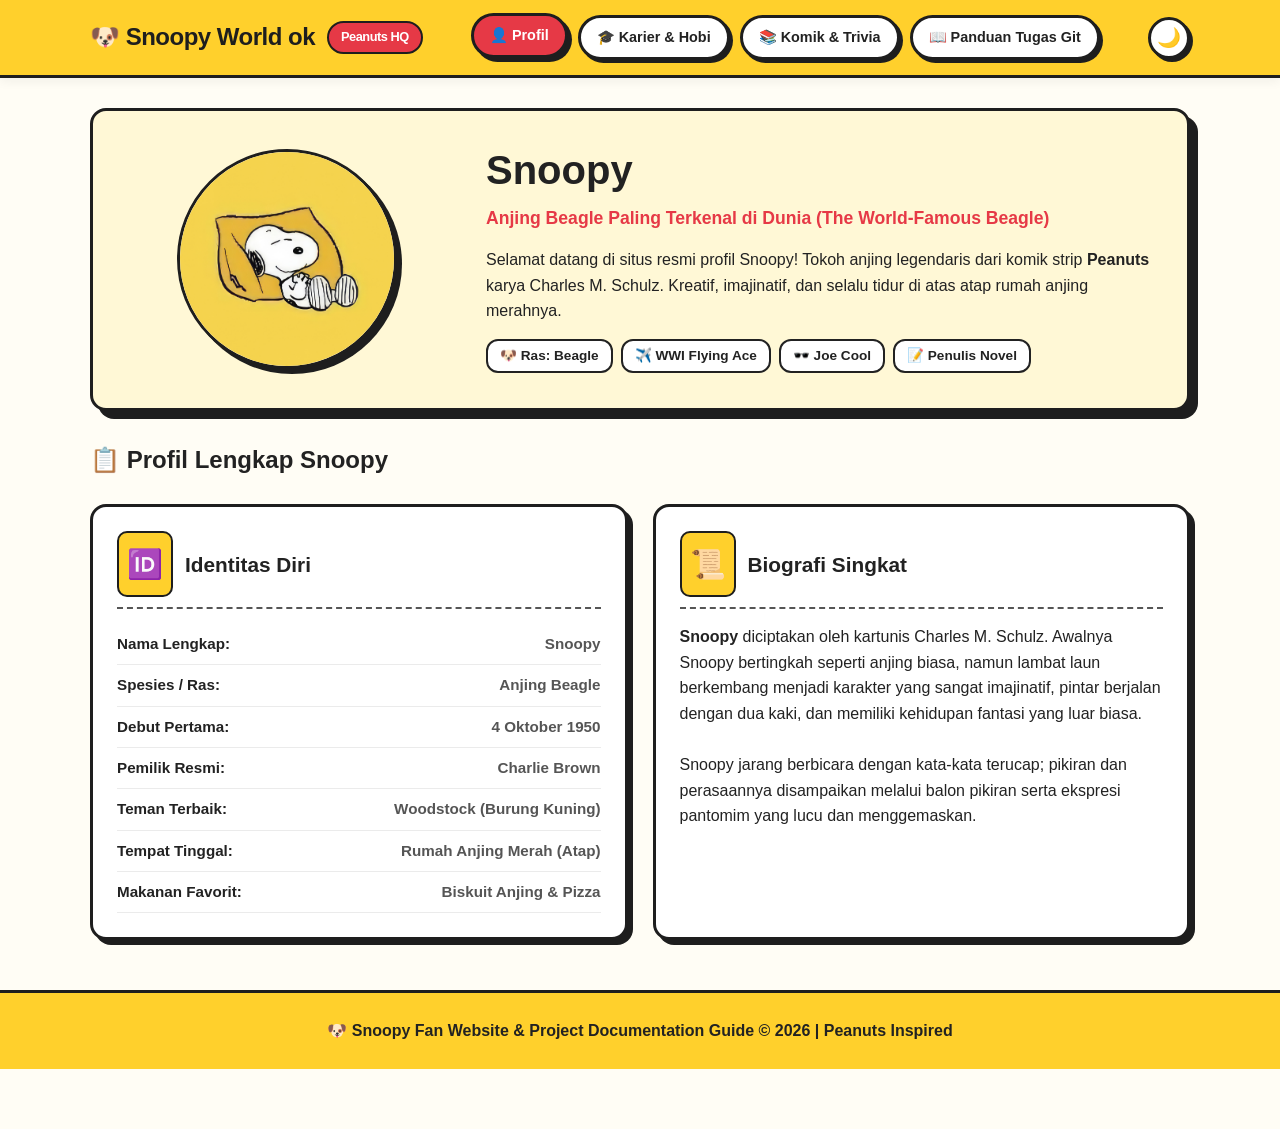
<file: index.html>
<!doctype html>
<html lang="id">
    <head>
        <meta charset="UTF-8" />
        <meta name="viewport" content="width=device-width, initial-scale=1.0" />
        <title>Snoopy - The World Famous Beagle | Official Fan Page & Project Guide</title>
        <link rel="stylesheet" href="css.css" />
    </head>
    <body>
        <header>
            <div class="container nav-wrapper">
                <a href="#" class="brand">
                    🐶 Snoopy World ok
                    <span class="brand-badge">Peanuts HQ</span>
                </a>
                <nav aria-label="Navigasi utama">
                    <ul>
                        <li><a class="nav-btn active" href="profil.html">👤 Profil</a></li>
                        <li><a class="nav-btn" href="karier.html">🎓 Karier & Hobi</a></li>
                        <li><a class="nav-btn" href="komik.html">📚 Komik & Trivia</a></li>
                        <li><a class="nav-btn" href="dokumentasi.html">📖 Panduan Tugas Git</a></li>
                    </ul>
                </nav>
                <button class="theme-toggle" id="themeBtn" title="Ganti Mode Terang/Gelap">
                    🌙
                </button>
            </div>
        </header>

        <div class="container">
            <section class="hero">
                <div class="hero-img-container">
                    <!-- Inline SVG Art for Snoopy on Doghouse -->
                    <div class="snoopy-art">
                        <img
                            src="assets/snoopy.jpg"
                            alt="Snoopy duduk di atas rumah anjing merah"
                            width="120%"
                            height="120%"
                        />
                    </div>
                </div>
                <div class="hero-text">
                    <h1>Snoopy</h1>
                    <div class="subtitle">
                        Anjing Beagle Paling Terkenal di Dunia (The World-Famous Beagle)
                    </div>
                    <p>
                        Selamat datang di situs resmi profil Snoopy! Tokoh anjing legendaris dari
                        komik strip <strong>Peanuts</strong> karya Charles M. Schulz. Kreatif,
                        imajinatif, dan selalu tidur di atas atap rumah anjing merahnya.
                    </p>
                    <div class="badge-list">
                        <span class="chip">🐶 Ras: Beagle</span>
                        <span class="chip">✈️ WWI Flying Ace</span>
                        <span class="chip">🕶️ Joe Cool</span>
                        <span class="chip">📝 Penulis Novel</span>
                    </div>
                </div>
            </section>

            <main>
                <!-- TAB 1: PROFIL -->
                <section id="profil" class="tab-content active">
                    <h2>📋 Profil Lengkap Snoopy</h2>
                    <div class="grid-2">
                        <div class="card">
                            <div class="card-header">
                                <span class="card-icon">🆔</span>
                                <div class="card-title">Identitas Diri</div>
                            </div>
                            <ul class="info-list">
                                <li><strong>Nama Lengkap:</strong> <span>Snoopy</span></li>
                                <li><strong>Spesies / Ras:</strong> <span>Anjing Beagle</span></li>
                                <li><strong>Debut Pertama:</strong> <span>4 Oktober 1950</span></li>
                                <li><strong>Pemilik Resmi:</strong> <span>Charlie Brown</span></li>
                                <li>
                                    <strong>Teman Terbaik:</strong>
                                    <span>Woodstock (Burung Kuning)</span>
                                </li>
                                <li>
                                    <strong>Tempat Tinggal:</strong>
                                    <span>Rumah Anjing Merah (Atap)</span>
                                </li>
                                <li>
                                    <strong>Makanan Favorit:</strong>
                                    <span>Biskuit Anjing & Pizza</span>
                                </li>
                            </ul>
                        </div>

                        <div class="card">
                            <div class="card-header">
                                <span class="card-icon">📜</span>
                                <div class="card-title">Biografi Singkat</div>
                            </div>
                            <p>
                                <strong>Snoopy</strong> diciptakan oleh kartunis Charles M. Schulz.
                                Awalnya Snoopy bertingkah seperti anjing biasa, namun lambat laun
                                berkembang menjadi karakter yang sangat imajinatif, pintar berjalan
                                dengan dua kaki, dan memiliki kehidupan fantasi yang luar biasa.
                            </p>
                            <br />
                            <p>
                                Snoopy jarang berbicara dengan kata-kata terucap; pikiran dan
                                perasaannya disampaikan melalui balon pikiran serta ekspresi
                                pantomim yang lucu dan menggemaskan.
                            </p>
                        </div>
                    </div>
                </section>

                <!-- TAB 2: KARIER & HOBI -->
                <section id="karier" class="tab-content">
                    <h2>🎓 Pendidikan, Pekerjaan & Hobi</h2>
                    <div class="grid-2">
                        <div class="card">
                            <div class="card-header">
                                <span class="card-icon">💼</span>
                                <div class="card-title">Alter-Ego & Pekerjaan</div>
                            </div>

                            <div class="alter-ego-item">
                                <h4>✈️ World War I Flying Ace</h4>
                                <p>
                                    Snoopy membayangkan rumah anjingnya sebagai pesawat tempur
                                    Sopwith Camel untuk bertarung melawan musuh bebuyutannya, Red
                                    Baron.
                                </p>
                            </div>

                            <div class="alter-ego-item">
                                <h4>🕶️ Joe Cool</h4>
                                <p>
                                    Dengan kacamata hitamnya, Snoopy berubah menjadi mahasiswa
                                    kampus yang super keren, santai, dan penuh gaya.
                                </p>
                            </div>

                            <div class="alter-ego-item">
                                <h4>⌨️ Penulis Novel Terkenal</h4>
                                <p>
                                    Duduk di atas rumah anjingnya dengan mesin tik tua, selalu
                                    memulai cerita dengan kalimat ikonik:
                                    <em>"It was a dark and stormy night..."</em>
                                </p>
                            </div>

                            <div class="alter-ego-item">
                                <h4>🐤 Pramuka Beagle (Beagle Scout)</h4>
                                <p>
                                    Pemimpin pasukan penjelajah alam yang beranggota Woodstock dan
                                    teman-teman burung kecil lainnya.
                                </p>
                            </div>
                        </div>

                        <div class="card">
                            <div class="card-header">
                                <span class="card-icon">⚽</span>
                                <div class="card-title">Keahlian & Hobi</div>
                            </div>
                            <ul class="info-list">
                                <li>
                                    <strong>Tidur Nyenyak:</strong>
                                    <span>Ahli tidur di atas atap rumah tanpa jatuh.</span>
                                </li>
                                <li>
                                    <strong>Menari Happy Dance:</strong>
                                    <span>Tarian gembira saat makanan datang.</span>
                                </li>
                                <li>
                                    <strong>Bermain Bisbol:</strong>
                                    <span>Posisi Shortstop di tim Charlie Brown.</span>
                                </li>
                                <li>
                                    <strong>Membaca Buku:</strong>
                                    <span>Membaca "War and Peace" 1 kata per hari.</span>
                                </li>
                                <li>
                                    <strong>Imitasi Karakter:</strong>
                                    <span>Meniru gaya mahluk lain (ular, penguin, hiu).</span>
                                </li>
                            </ul>
                        </div>
                    </div>
                </section>

                <!-- TAB 3: KOMIK & TRIVIA -->
                <section id="komik" class="tab-content">
                    <h2>📚 Komik, Trivia & Kutipan Favorit</h2>

                    <div class="grid-3">
                        <div class="card">
                            <div class="card-header">
                                <span class="card-icon">💡</span>
                                <div class="card-title">Fakta Unik #1</div>
                            </div>
                            <p>
                                Snoopy memiliki 5 saudara kandung: Spike, Belle, Marbles, Olaf, dan
                                Andy!
                            </p>
                        </div>

                        <div class="card">
                            <div class="card-header">
                                <span class="card-icon">🚀</span>
                                <div class="card-title">Fakta Unik #2</div>
                            </div>
                            <p>
                                Snoopy menjadi maskot resmi keselamatan penerbangan NASA (Silver
                                Snoopy Award).
                            </p>
                        </div>

                        <div class="card">
                            <div class="card-header">
                                <span class="card-icon">⭐</span>
                                <div class="card-title">Fakta Unik #3</div>
                            </div>
                            <p>
                                Snoopy memiliki bintang sendiri di Hollywood Walk of Fame di Los
                                Angeles!
                            </p>
                        </div>
                    </div>

                    <div class="card" style="margin-top: 25px">
                        <div class="card-header">
                            <span class="card-icon">💬</span>
                            <div class="card-title">Generator Kutipan Bijak Snoopy</div>
                        </div>
                        <p>
                            Klik tombol di bawah untuk mendengarkan filosofi hidup santai ala
                            Snoopy!
                        </p>
                        <div class="quote-box" id="quoteDisplay">
                            "Be yourself. No one can ever tell you you're doing it wrong."
                        </div>
                        <div style="text-align: center">
                            <button class="btn-action" onclick="generateQuote()">
                                ✨ Acak Kutipan Snoopy
                            </button>
                        </div>
                    </div>
                </section>

                <!-- TAB 4: DOKUMENTASI & PANDUAN TUGAS INFORMATIKA -->
                <section id="dokumentasi" class="tab-content">
                    <h2>📖 Panduan Lengkap Dokumentasi Tugas Informatika</h2>
                    <p style="margin-bottom: 20px">
                        Gunakan panduan terstruktur di bawah ini untuk mengisi
                        <strong>Buku Catatan Informatika</strong> kamu secara lengkap dan rapi!
                    </p>

                    <!-- SECTION 1: IDE DAN TUJUAN -->
                    <div class="doc-section">
                        <h3><span class="step-number">1</span> Ide dan Tujuan Website</h3>
                        <p>
                            <strong>Ide Utama:</strong> Membuat website fan-page interaktif bertema
                            karakter ikonik "Snoopy" dari komik Peanuts yang responsif, rapi, dan
                            informatif.
                        </p>
                        <p><strong>Tujuan Proyek:</strong></p>
                        <ul>
                            <li>Mengaplikasikan struktur HTML dasar (semantic markup).</li>
                            <li>
                                Menerapkan styling CSS Native (Flexbox, Grid, CSS Variables, dan
                                Comic Theme).
                            </li>
                            <li>
                                Melatih workflow kontrol versi menggunakan Git dan repository
                                GitHub.
                            </li>
                            <li>
                                Mempublikasikan website secara online menggunakan fitur GitHub
                                Pages.
                            </li>
                        </ul>
                    </div>

                    <!-- SECTION 2: STRUKTUR HTML & CSS -->
                    <div class="doc-section">
                        <h3><span class="step-number">2</span> Struktur HTML & CSS Native</h3>
                        <p>
                            Website dibuat menggunakan beberapa file HTML, satu CSS eksternal, dan
                            folder aset terpisah dengan kombinasi elemen sebagai berikut:
                        </p>
                        <table class="table-custom">
                            <thead>
                                <tr>
                                    <th>Komponen</th>
                                    <th>Elemen / Metode</th>
                                    <th>Fungsi</th>
                                </tr>
                            </thead>
                            <tbody>
                                <tr>
                                    <td>Header & Nav</td>
                                    <td>
                                        <code>&lt;header&gt;</code>, <code>&lt;nav&gt;</code>,
                                        <code>&lt;button&gt;</code>
                                    </td>
                                    <td>Menu navigasi tab interaktif dan tombol ubah tema.</td>
                                </tr>
                                <tr>
                                    <td>Hero Section</td>
                                    <td>
                                        <code>&lt;section class="hero"&gt;</code> + gambar lokal
                                    </td>
                                    <td>
                                        Banner utama dengan ilustrasi visual Snoopy & deskripsi
                                        singkat.
                                    </td>
                                </tr>
                                <tr>
                                    <td>Konten Utama</td>
                                    <td>
                                        <code>&lt;main&gt;</code>, <code>&lt;article&gt;</code>, CSS
                                        Grid
                                    </td>
                                    <td>Menampilkan biodata, alter-ego, hobi, dan fakta trivia.</td>
                                </tr>
                                <tr>
                                    <td>Styling</td>
                                    <td>CSS Native (Variables, Flexbox, Keyframes)</td>
                                    <td>
                                        Desain gaya komik Peanuts (kuning, merah, outline tegas).
                                    </td>
                                </tr>
                            </tbody>
                        </table>
                    </div>

                    <!-- SECTION 3: LANGKAH REPOSITORY GITHUB -->
                    <div class="doc-section">
                        <h3>
                            <span class="step-number">3</span> Langkah Membuat Repository &
                            Menghubungkan Project
                        </h3>
                        <ol style="margin-left: 20px; line-height: 1.8">
                            <li>
                                Buka akun <strong>GitHub.com</strong> dan klik tombol
                                <strong>New Repository</strong>.
                            </li>
                            <li>
                                Beri nama repo: <code>website-snoopy</code> (Pilih Public, centang
                                Add README file jika perlu).
                            </li>
                            <li>Buka aplikasi <strong>VS Code</strong> di komputer Anda.</li>
                            <li>
                                Buka folder proyek tempat file <code>index.html</code> disimpan.
                            </li>
                            <li>
                                Buka Terminal di VS Code (<code>Ctrl + ~</code>) lalu jalankan
                                perintah berikut:
                            </li>
                        </ol>

                        <div class="code-panel">
                            <button class="copy-btn" onclick="copyCode(this)">Copy</button>
                            <pre>
git init
git remote add origin https://github.com/USERNAME_KAMU/website-snoopy.git
git branch -M main</pre
                            >
                        </div>
                    </div>

                    <!-- SECTION 4: PROSES ADD, COMMIT, PUSH -->
                    <div class="doc-section">
                        <h3>
                            <span class="step-number">4</span> Proses Git Workflow (Add → Commit →
                            Push)
                        </h3>
                        <p>
                            Setiap ada perubahan kode pada file <code>index.html</code>, jalankan
                            langkah berikut di terminal:
                        </p>

                        <div class="code-panel">
                            <button class="copy-btn" onclick="copyCode(this)">Copy</button>
                            <pre>
# 1. Menambahkan seluruh perubahan file ke Staging Area
git add .

# 2. Menyimpan checkpoint/snapshot dengan pesan yang jelas
git commit -m "Menambahkan halaman profil dan panduan dokumentasi Snoopy"

# 3. Mengirimkan kode dari komputer lokal ke server GitHub
git push -u origin main</pre
                            >
                        </div>
                    </div>

                    <!-- SECTION 5: PENJELASAN PUSH VS PULL -->
                    <div class="doc-section">
                        <h3>
                            <span class="step-number">5</span> Penjelasan Push dan Pull (Penting!)
                        </h3>
                        <table class="table-custom">
                            <thead>
                                <tr>
                                    <th>Istilah</th>
                                    <th>Arah Transfer Data</th>
                                    <th>Penjelasan Ringkas</th>
                                </tr>
                            </thead>
                            <tbody>
                                <tr>
                                    <td><strong>Git PUSH</strong></td>
                                    <td>💻 Komputer → ☁️ GitHub</td>
                                    <td>
                                        Mengunggah (upload) commit terbaru dari komputer lokal ke
                                        repository GitHub online.
                                    </td>
                                </tr>
                                <tr>
                                    <td><strong>Git PULL</strong></td>
                                    <td>☁️ GitHub → 💻 Komputer</td>
                                    <td>
                                        Mengunduh (download) dan menggabungkan update terbaru dari
                                        repository GitHub ke komputer lokal.
                                    </td>
                                </tr>
                            </tbody>
                        </table>
                    </div>

                    <!-- SECTION 6: GITHUB PAGES SETUP -->
                    <div class="doc-section">
                        <h3><span class="step-number">6</span> Proses Mengaktifkan GitHub Pages</h3>
                        <ol style="margin-left: 20px; line-height: 1.8">
                            <li>
                                Masuk ke repository <code>website-snoopy</code> di halaman web
                                GitHub.
                            </li>
                            <li>
                                Klik menu <strong>Settings</strong> (ikon roda gigi di bagian atas).
                            </li>
                            <li>Pada menu samping kiri, klik tab <strong>Pages</strong>.</li>
                            <li>
                                Pada bagian <em>Build and deployment / Branch</em>, ubah pilihan
                                dari <code>None</code> menjadi <code>main</code>.
                            </li>
                            <li>Klik tombol <strong>Save</strong>.</li>
                            <li>
                                Tunggu 1–3 menit hingga muncul tautan publik seperti: <br /><code
                                    >https://USERNAME_KAMU.github.io/website-snoopy/</code
                                >
                            </li>
                        </ol>
                    </div>

                    <!-- SECTION 7: EDIT & RE-PUSH WORKFLOW -->
                    <div class="doc-section">
                        <h3><span class="step-number">7</span> Proses Edit Kode & Re-Push</h3>
                        <p>Jika ada perbaikan atau pembaruan isi website di VS Code:</p>
                        <ol style="margin-left: 20px; line-height: 1.8">
                            <li>
                                Edit file <code>index.html</code> di VS Code lalu simpan (<code
                                    >Ctrl + S</code
                                >).
                            </li>
                            <li>Buka Terminal VS Code.</li>
                            <li>Jalankan kombinasi perintah:</li>
                        </ol>
                        <div class="code-panel">
                            <button class="copy-btn" onclick="copyCode(this)">Copy</button>
                            <pre>
git add .
git commit -m "Update perbaikan styling dan penambahan trivia Snoopy"
git push origin main</pre
                            >
                        </div>
                        <p>Halaman GitHub Pages akan otomatis diperbarui dalam beberapa saat.</p>
                    </div>

                    <!-- SECTION 8: KENDALA DAN SOLUSI -->
                    <div class="doc-section">
                        <h3>
                            <span class="step-number">8</span> Kendala yang Ditemukan & Solusinya
                        </h3>
                        <table class="table-custom">
                            <thead>
                                <tr>
                                    <th>No</th>
                                    <th>Kendala / Error</th>
                                    <th>Solusi / Cara Mengatasi</th>
                                </tr>
                            </thead>
                            <tbody>
                                <tr>
                                    <td>1</td>
                                    <td>Error <code>fatal: remote origin already exists</code></td>
                                    <td>
                                        Gunakan perintah <code>git remote remove origin</code> lalu
                                        tambahkan ulang link yang benar.
                                    </td>
                                </tr>
                                <tr>
                                    2
                                    <td>Tampilan GitHub Pages 404 Not Found</td>
                                    <td>
                                        Pastikan file utama bernama <code>index.html</code> (huruf
                                        kecil semua) dan berada di root folder.
                                    </td>
                                </tr>
                                <tr>
                                    3
                                    <td>Perubahan tidak muncul di GitHub Pages</td>
                                    <td>
                                        Lakukan Hard Refresh browser (<code>Ctrl + F5</code>) atau
                                        bersihkan cache browser.
                                    </td>
                                </tr>
                            </tbody>
                        </table>
                    </div>

                    <!-- SECTION 9: KESIMPULAN / REFLEKSI -->
                    <div class="doc-section">
                        <h3><span class="step-number">9</span> Kesimpulan & Refleksi Belajar</h3>
                        <p>
                            Melalui pengerjaan tugas proyek pembuatan website Snoopy ini, saya telah
                            mempelajari:
                        </p>
                        <ul style="margin-left: 20px; line-height: 1.8">
                            <li>
                                Cara merancang layout web bertema unik menggunakan HTML dan CSS
                                Native modern.
                            </li>
                            <li>
                                Pentingnya kontrol versi menggunakan Git untuk mencatat setiap
                                tahapan perkembangan proyek secara terstruktur.
                            </li>
                            <li>
                                Cara memanfaatkan GitHub dan GitHub Pages untuk melakukan publikasi
                                karya secara terbuka dan profesional.
                            </li>
                        </ul>
                    </div>
                </section>
            </main>
        </div>

        <!-- Notification Toast -->
        <div id="toast" class="toast">Kode berhasil disalin!</div>

        <!-- Footer -->
        <footer>
            <div class="container">
                <p>
                    🐶 Snoopy Fan Website & Project Documentation Guide &copy; 2026 | Peanuts
                    Inspired
                </p>
            </div>
        </footer>

        <script>
            /* Tab Switching Logic */
            function switchTab(tabId) {
                // Hide all tabs
                const tabs = document.querySelectorAll('.tab-content');
                tabs.forEach((tab) => tab.classList.remove('active'));

                // Remove active style from all nav buttons
                const buttons = document.querySelectorAll('.nav-btn');
                buttons.forEach((btn) => btn.classList.remove('active'));

                // Show selected tab
                const targetTab = document.getElementById(tabId);
                if (targetTab) {
                    targetTab.classList.add('active');
                }

                // Highlight active button
                event.currentTarget.classList.add('active');
                window.scrollTo({ top: 0, behavior: 'smooth' });
            }

            /* Dark / Light Theme Toggle */
            const themeBtn = document.getElementById('themeBtn');
            let isDark = false;

            themeBtn.addEventListener('click', () => {
                isDark = !isDark;
                if (isDark) {
                    document.body.setAttribute('data-theme', 'dark');
                    themeBtn.textContent = '☀️';
                } else {
                    document.body.removeAttribute('data-theme');
                    themeBtn.textContent = '🌙';
                }
                showToast(isDark ? 'Mode Gelap Aktif' : 'Mode Terang Aktif');
            });

            /* Snoopy Quotes Generator */
            const snoopyQuotes = [
                '"Be yourself. No one can ever tell you you\'re doing it wrong."',
                '"It was a dark and stormy night..."',
                '"Keep looking up... that\'s the secret of life!"',
                '"My life has no purpose, no direction, no aim, no meaning, and yet I\'m happy!"',
                "\"Yesterday I was a dog. Today I'm a dog. Tomorrow I'll probably still be a dog. Sigh! There's so little hope for advancement.\"",
                '"Never forget to dance like nobody is watching!"',
                '"I think I\'m allergic to mornings."',
            ];

            function generateQuote() {
                const display = document.getElementById('quoteDisplay');
                const randomIndex = Math.floor(Math.random() * snoopyQuotes.length);

                // Subtle animation effect
                display.style.opacity = '0';
                setTimeout(() => {
                    display.textContent = snoopyQuotes[randomIndex];
                    display.style.opacity = '1';
                    playClickSound();
                }, 200);
            }

            /* Copy Code Snippet Helper */
            function copyCode(btn) {
                const preBlock = btn.nextElementSibling;
                const textToCopy = preBlock.innerText;

                // Use fallback copy method
                const tempTextArea = document.createElement('textarea');
                tempTextArea.value = textToCopy;
                document.body.appendChild(tempTextArea);
                tempTextArea.select();
                document.execCommand('copy');
                document.body.removeChild(tempTextArea);

                showToast('Kode disalin ke clipboard!');
                playClickSound();
            }

            /* Custom Toast Alert */
            function showToast(message) {
                const toast = document.getElementById('toast');
                toast.textContent = message;
                toast.classList.add('show');
                setTimeout(() => {
                    toast.classList.remove('show');
                }, 2500);
            }

            /* Web Audio API Sound Effect (No External Files Required) */
            function playClickSound() {
                try {
                    const AudioContext = window.AudioContext || window.webkitAudioContext;
                    if (!AudioContext) return;
                    const ctx = new AudioContext();
                    const osc = ctx.createOscillator();
                    const gain = ctx.createGain();

                    osc.type = 'triangle';
                    osc.frequency.setValueAtTime(587.33, ctx.currentTime); // D5 note
                    osc.frequency.exponentialRampToValueAtTime(880, ctx.currentTime + 0.1); // A5

                    gain.gain.setValueAtTime(0.15, ctx.currentTime);
                    gain.gain.exponentialRampToValueAtTime(0.01, ctx.currentTime + 0.1);

                    osc.connect(gain);
                    gain.connect(ctx.destination);

                    osc.start();
                    osc.stop(ctx.currentTime + 0.1);
                } catch (e) {
                    // Ignore audio restriction if user hasn't interacted yet
                }
            }
        </script>
    </body>
</html>
</file>
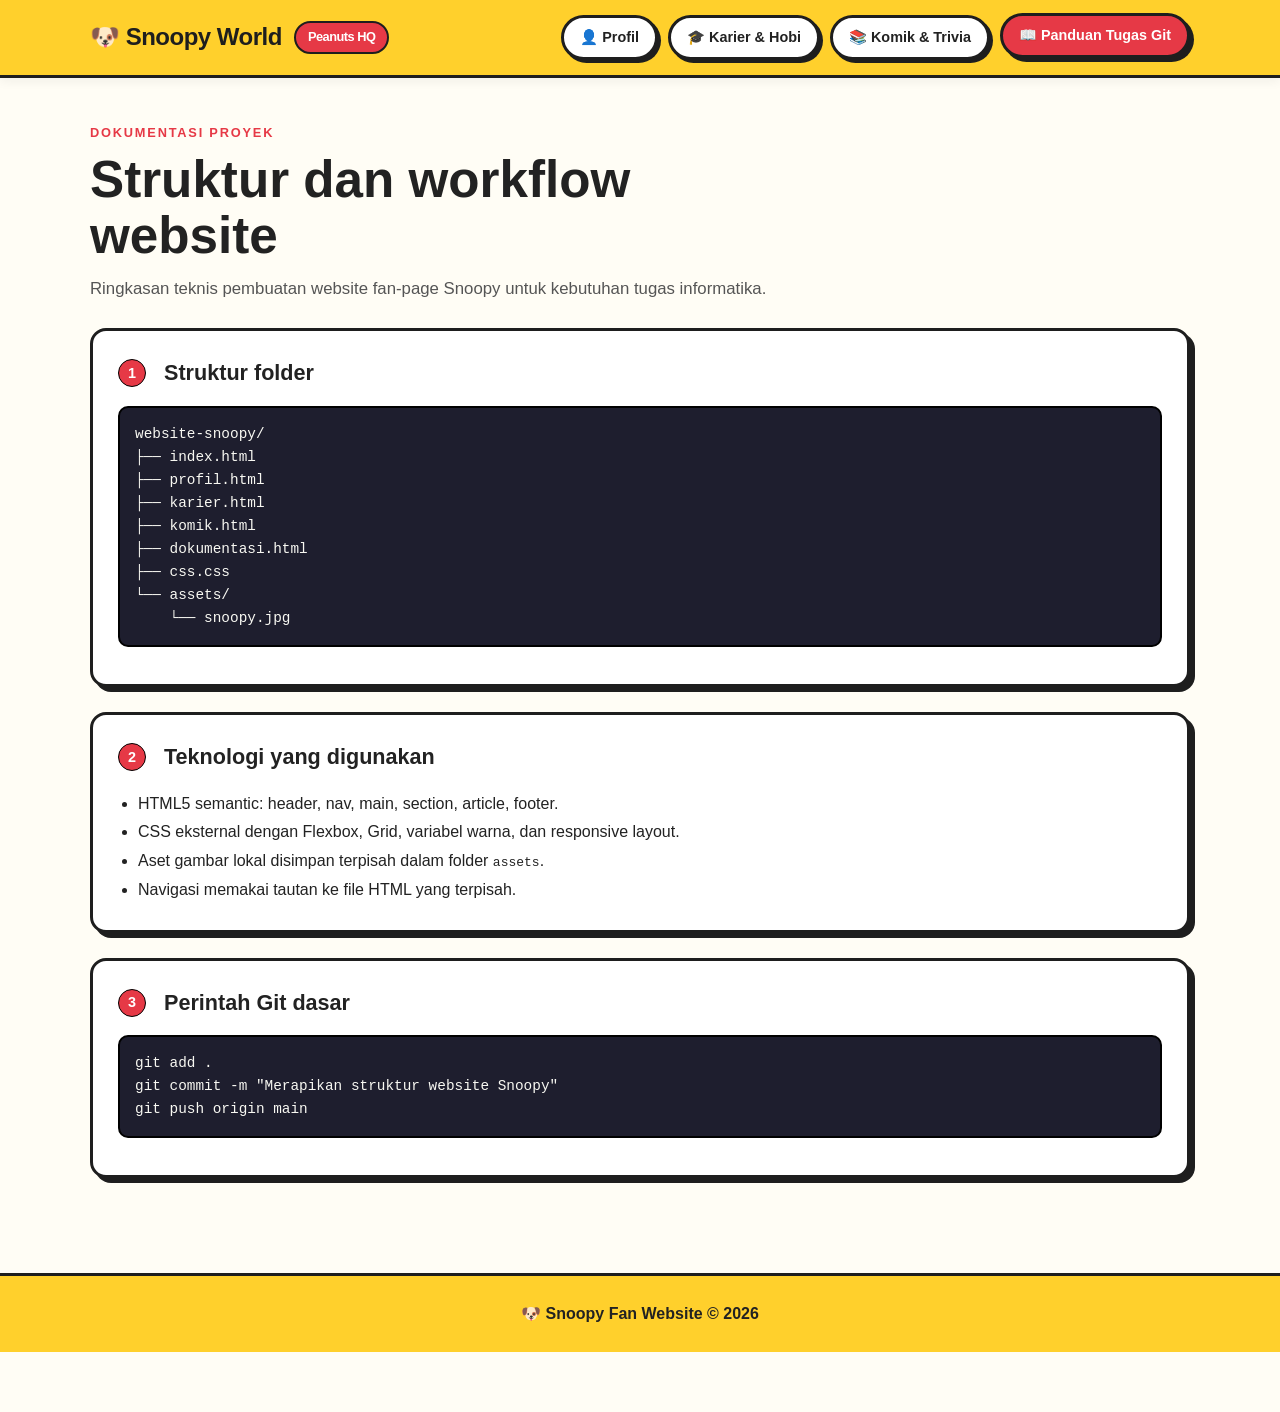
<file: dokumentasi.html>
<!DOCTYPE html>
<html lang="id">
<head>
    <meta charset="UTF-8">
    <meta name="viewport" content="width=device-width, initial-scale=1.0">
    <title>Dokumentasi Tugas | Snoopy World</title>
    <link rel="stylesheet" href="css.css">
</head>
<body>
    <header><div class="container nav-wrapper"><a href="index.html" class="brand">🐶 Snoopy World <span class="brand-badge">Peanuts HQ</span></a><nav aria-label="Navigasi utama"><ul><li><a class="nav-btn" href="profil.html">👤 Profil</a></li><li><a class="nav-btn" href="karier.html">🎓 Karier &amp; Hobi</a></li><li><a class="nav-btn" href="komik.html">📚 Komik &amp; Trivia</a></li><li><a class="nav-btn active" href="dokumentasi.html">📖 Panduan Tugas Git</a></li></ul></nav></div></header>
    <main class="container page-content">
        <section class="page-heading"><p class="eyebrow">DOKUMENTASI PROYEK</p><h1>Struktur dan workflow website</h1><p>Ringkasan teknis pembuatan website fan-page Snoopy untuk kebutuhan tugas informatika.</p></section>
        <section class="doc-section"><h2><span class="step-number">1</span> Struktur folder</h2><pre class="code-panel">website-snoopy/
├── index.html
├── profil.html
├── karier.html
├── komik.html
├── dokumentasi.html
├── css.css
└── assets/
    └── snoopy.jpg</pre></section>
        <section class="doc-section"><h2><span class="step-number">2</span> Teknologi yang digunakan</h2><ul><li>HTML5 semantic: header, nav, main, section, article, footer.</li><li>CSS eksternal dengan Flexbox, Grid, variabel warna, dan responsive layout.</li><li>Aset gambar lokal disimpan terpisah dalam folder <code>assets</code>.</li><li>Navigasi memakai tautan ke file HTML yang terpisah.</li></ul></section>
        <section class="doc-section"><h2><span class="step-number">3</span> Perintah Git dasar</h2><pre class="code-panel">git add .
git commit -m "Merapikan struktur website Snoopy"
git push origin main</pre></section>
    </main>
    <footer><div class="container"><p>🐶 Snoopy Fan Website &copy; 2026</p></div></footer>
</body>
</html>
</file>
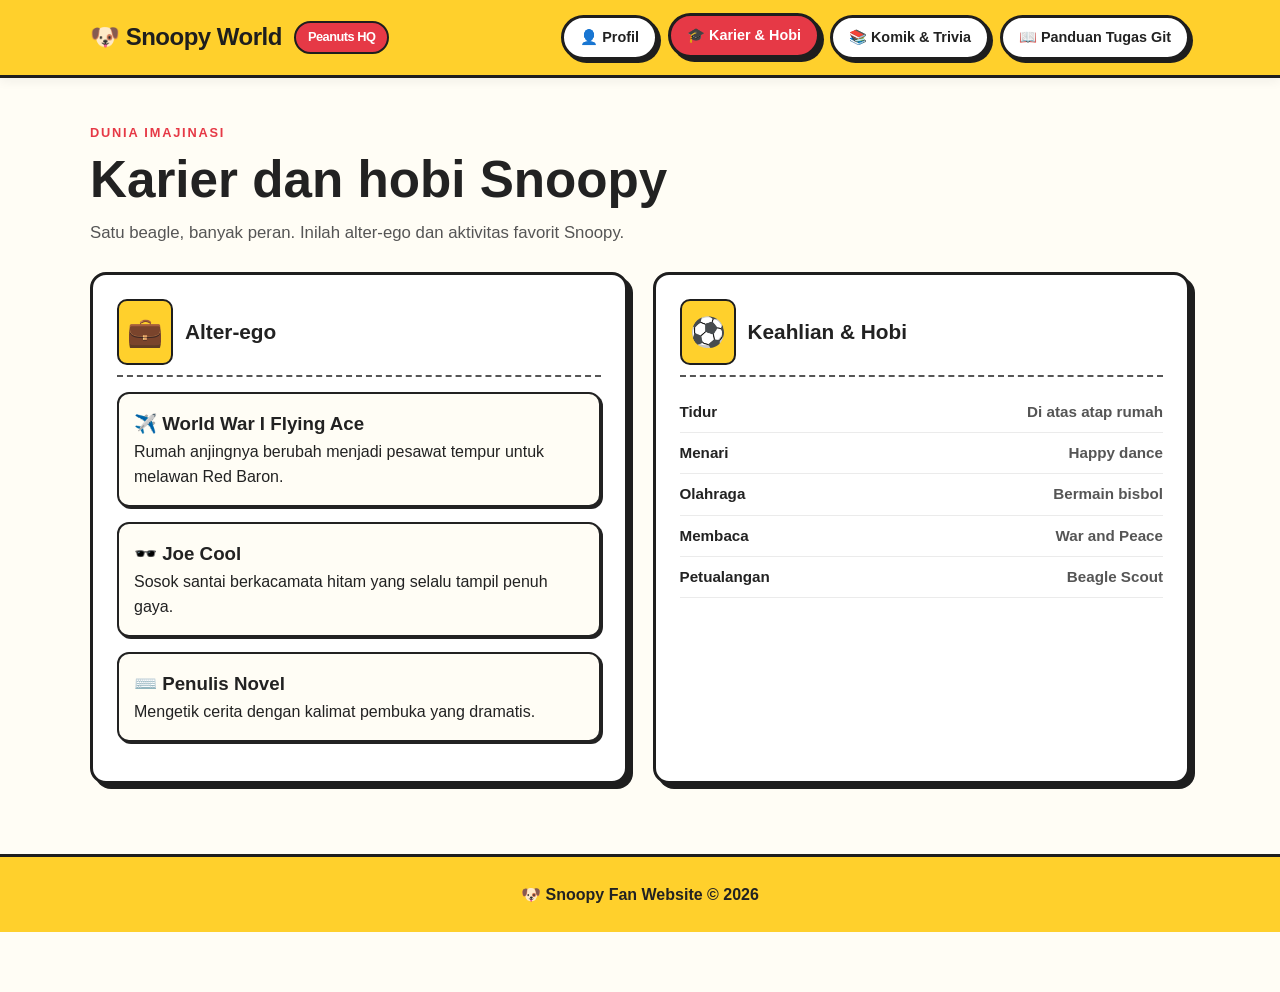
<file: karier.html>
<!DOCTYPE html>
<html lang="id">
<head>
    <meta charset="UTF-8">
    <meta name="viewport" content="width=device-width, initial-scale=1.0">
    <title>Karier dan Hobi | Snoopy World</title>
    <link rel="stylesheet" href="css.css">
</head>
<body>
    <header><div class="container nav-wrapper"><a href="index.html" class="brand">🐶 Snoopy World <span class="brand-badge">Peanuts HQ</span></a><nav aria-label="Navigasi utama"><ul><li><a class="nav-btn" href="profil.html">👤 Profil</a></li><li><a class="nav-btn active" href="karier.html">🎓 Karier &amp; Hobi</a></li><li><a class="nav-btn" href="komik.html">📚 Komik &amp; Trivia</a></li><li><a class="nav-btn" href="dokumentasi.html">📖 Panduan Tugas Git</a></li></ul></nav></div></header>
    <main class="container page-content">
        <section class="page-heading"><p class="eyebrow">DUNIA IMAJINASI</p><h1>Karier dan hobi Snoopy</h1><p>Satu beagle, banyak peran. Inilah alter-ego dan aktivitas favorit Snoopy.</p></section>
        <section class="grid-2">
            <article class="card"><div class="card-header"><span class="card-icon">💼</span><h2 class="card-title">Alter-ego</h2></div><div class="alter-ego-item"><h3>✈️ World War I Flying Ace</h3><p>Rumah anjingnya berubah menjadi pesawat tempur untuk melawan Red Baron.</p></div><div class="alter-ego-item"><h3>🕶️ Joe Cool</h3><p>Sosok santai berkacamata hitam yang selalu tampil penuh gaya.</p></div><div class="alter-ego-item"><h3>⌨️ Penulis Novel</h3><p>Mengetik cerita dengan kalimat pembuka yang dramatis.</p></div></article>
            <article class="card"><div class="card-header"><span class="card-icon">⚽</span><h2 class="card-title">Keahlian &amp; Hobi</h2></div><ul class="info-list"><li><strong>Tidur</strong><span>Di atas atap rumah</span></li><li><strong>Menari</strong><span>Happy dance</span></li><li><strong>Olahraga</strong><span>Bermain bisbol</span></li><li><strong>Membaca</strong><span>War and Peace</span></li><li><strong>Petualangan</strong><span>Beagle Scout</span></li></ul></article>
        </section>
    </main>
    <footer><div class="container"><p>🐶 Snoopy Fan Website &copy; 2026</p></div></footer>
</body>
</html>
</file>
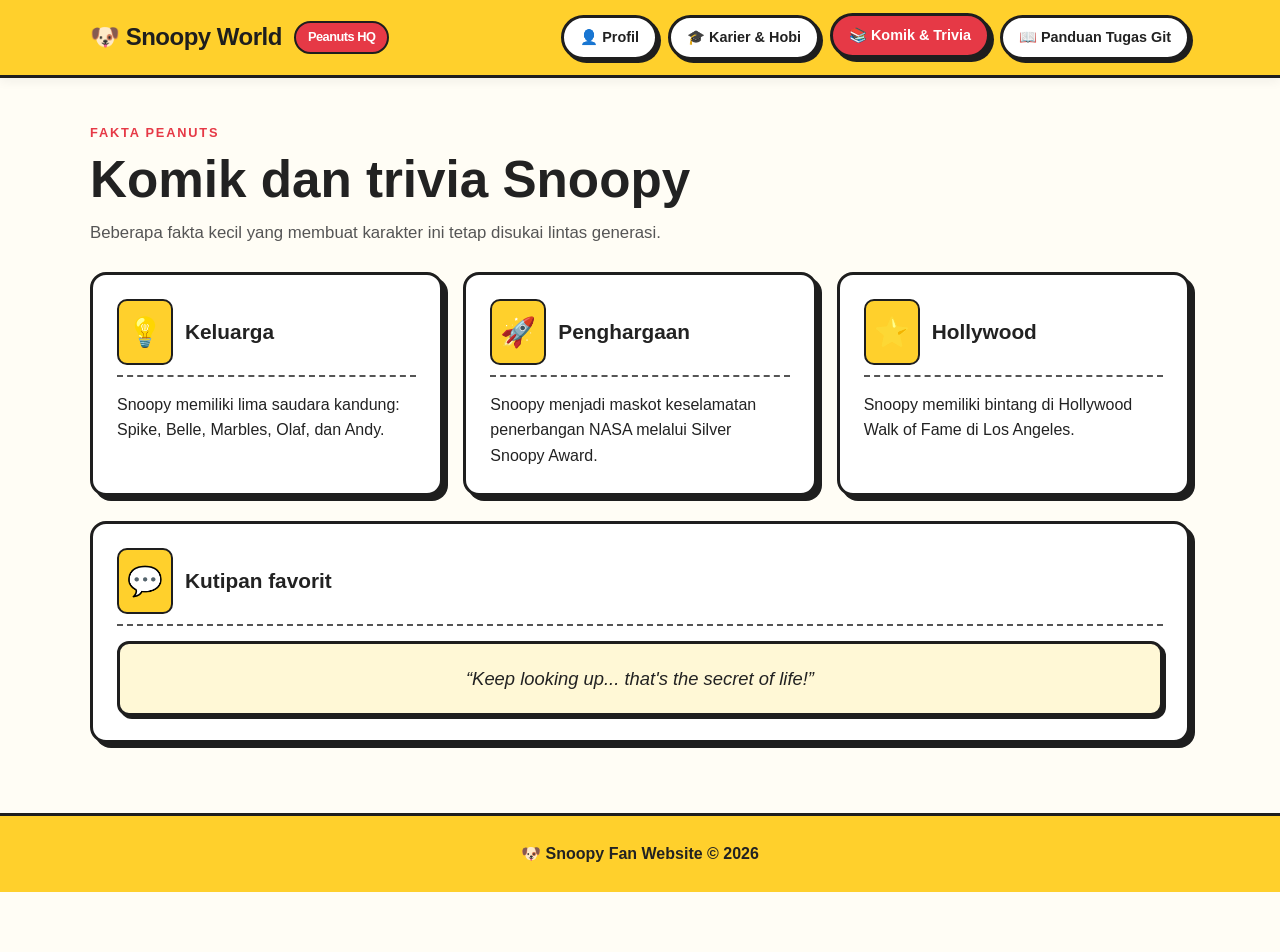
<file: komik.html>
<!DOCTYPE html>
<html lang="id">
<head>
    <meta charset="UTF-8">
    <meta name="viewport" content="width=device-width, initial-scale=1.0">
    <title>Komik dan Trivia | Snoopy World</title>
    <link rel="stylesheet" href="css.css">
</head>
<body>
    <header><div class="container nav-wrapper"><a href="index.html" class="brand">🐶 Snoopy World <span class="brand-badge">Peanuts HQ</span></a><nav aria-label="Navigasi utama"><ul><li><a class="nav-btn" href="profil.html">👤 Profil</a></li><li><a class="nav-btn" href="karier.html">🎓 Karier &amp; Hobi</a></li><li><a class="nav-btn active" href="komik.html">📚 Komik &amp; Trivia</a></li><li><a class="nav-btn" href="dokumentasi.html">📖 Panduan Tugas Git</a></li></ul></nav></div></header>
    <main class="container page-content">
        <section class="page-heading"><p class="eyebrow">FAKTA PEANUTS</p><h1>Komik dan trivia Snoopy</h1><p>Beberapa fakta kecil yang membuat karakter ini tetap disukai lintas generasi.</p></section>
        <section class="grid-3"><article class="card"><div class="card-header"><span class="card-icon">💡</span><h2 class="card-title">Keluarga</h2></div><p>Snoopy memiliki lima saudara kandung: Spike, Belle, Marbles, Olaf, dan Andy.</p></article><article class="card"><div class="card-header"><span class="card-icon">🚀</span><h2 class="card-title">Penghargaan</h2></div><p>Snoopy menjadi maskot keselamatan penerbangan NASA melalui Silver Snoopy Award.</p></article><article class="card"><div class="card-header"><span class="card-icon">⭐</span><h2 class="card-title">Hollywood</h2></div><p>Snoopy memiliki bintang di Hollywood Walk of Fame di Los Angeles.</p></article></section>
        <section class="card quote-card"><div class="card-header"><span class="card-icon">💬</span><h2 class="card-title">Kutipan favorit</h2></div><blockquote>“Keep looking up... that's the secret of life!”</blockquote></section>
    </main>
    <footer><div class="container"><p>🐶 Snoopy Fan Website &copy; 2026</p></div></footer>
</body>
</html>
</file>
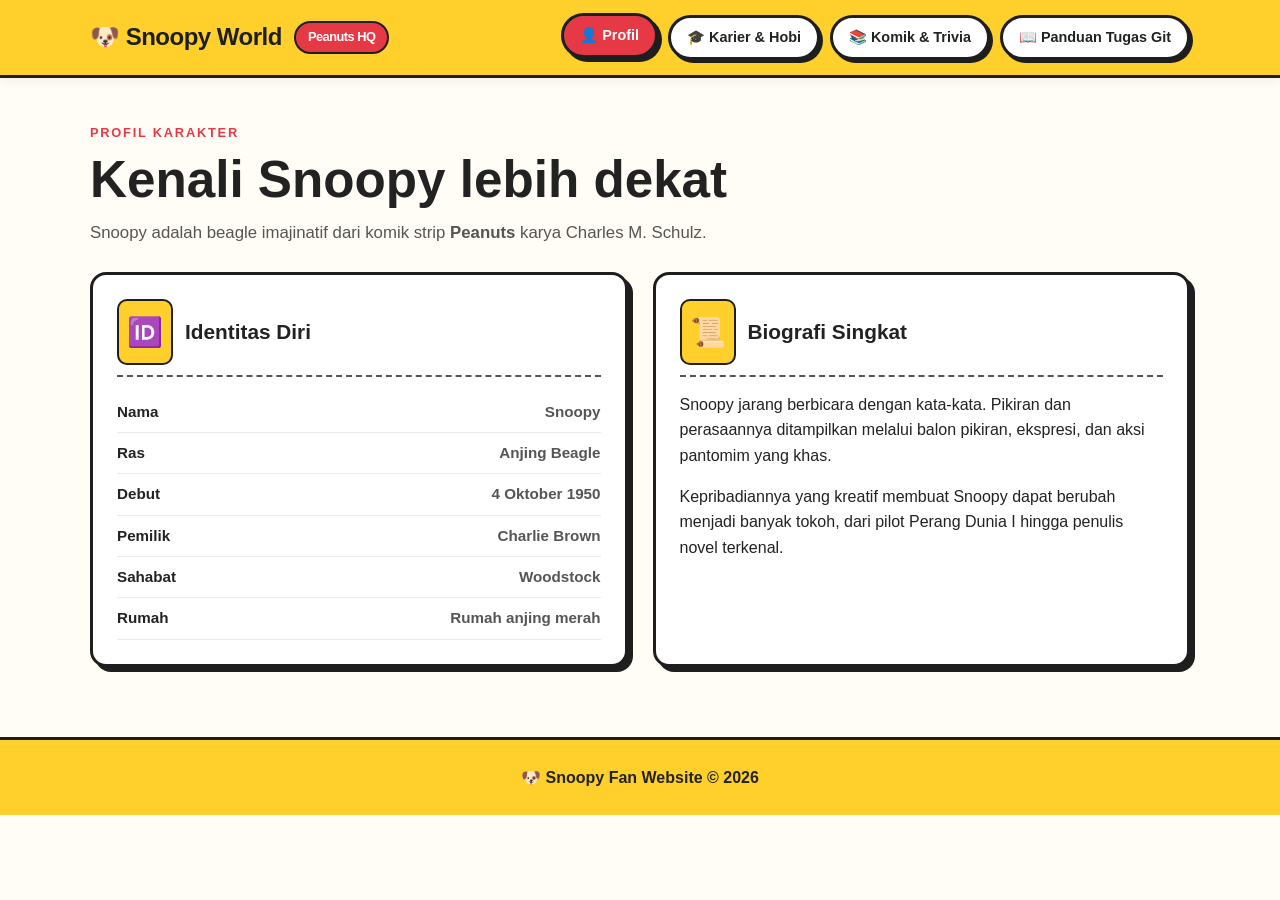
<file: profil.html>
<!DOCTYPE html>
<html lang="id">
<head>
    <meta charset="UTF-8">
    <meta name="viewport" content="width=device-width, initial-scale=1.0">
    <title>Profil Snoopy | Snoopy World</title>
    <link rel="stylesheet" href="css.css">
</head>
<body>
    <header>
        <div class="container nav-wrapper">
            <a href="index.html" class="brand">🐶 Snoopy World <span class="brand-badge">Peanuts HQ</span></a>
            <nav aria-label="Navigasi utama">
                <ul>
                    <li><a class="nav-btn active" href="profil.html">👤 Profil</a></li>
                    <li><a class="nav-btn" href="karier.html">🎓 Karier &amp; Hobi</a></li>
                    <li><a class="nav-btn" href="komik.html">📚 Komik &amp; Trivia</a></li>
                    <li><a class="nav-btn" href="dokumentasi.html">📖 Panduan Tugas Git</a></li>
                </ul>
            </nav>
        </div>
    </header>
    <main class="container page-content">
        <section class="page-heading">
            <p class="eyebrow">PROFIL KARAKTER</p>
            <h1>Kenali Snoopy lebih dekat</h1>
            <p>Snoopy adalah beagle imajinatif dari komik strip <strong>Peanuts</strong> karya Charles M. Schulz.</p>
        </section>
        <section class="grid-2">
            <article class="card">
                <div class="card-header"><span class="card-icon">🆔</span><h2 class="card-title">Identitas Diri</h2></div>
                <ul class="info-list">
                    <li><strong>Nama</strong><span>Snoopy</span></li>
                    <li><strong>Ras</strong><span>Anjing Beagle</span></li>
                    <li><strong>Debut</strong><span>4 Oktober 1950</span></li>
                    <li><strong>Pemilik</strong><span>Charlie Brown</span></li>
                    <li><strong>Sahabat</strong><span>Woodstock</span></li>
                    <li><strong>Rumah</strong><span>Rumah anjing merah</span></li>
                </ul>
            </article>
            <article class="card">
                <div class="card-header"><span class="card-icon">📜</span><h2 class="card-title">Biografi Singkat</h2></div>
                <p>Snoopy jarang berbicara dengan kata-kata. Pikiran dan perasaannya ditampilkan melalui balon pikiran, ekspresi, dan aksi pantomim yang khas.</p>
                <p>Kepribadiannya yang kreatif membuat Snoopy dapat berubah menjadi banyak tokoh, dari pilot Perang Dunia I hingga penulis novel terkenal.</p>
            </article>
        </section>
    </main>
    <footer><div class="container"><p>🐶 Snoopy Fan Website &copy; 2026</p></div></footer>
</body>
</html>
</file>
<file: css.css>
/* Modern Native CSS with Peanuts Comic Palette */
        :root {
            --peanuts-yellow: #FFD02C;
            --peanuts-yellow-light: #FFF8D6;
            --snoopy-red: #E63946;
            --snoopy-black: #1E1E1E;
            --snoopy-white: #FFFFFF;
            --bg-cream: #FFFDF5;
            --card-bg: #FFFFFF;
            --text-main: #222222;
            --text-muted: #555555;
            --border-thick: 3px solid #1E1E1E;
            --shadow-comic: 5px 5px 0px #1E1E1E;
            --shadow-comic-sm: 3px 3px 0px #1E1E1E;
            --shadow-comic-lg: 8px 8px 0px #1E1E1E;
            --radius-comic: 16px;
            --font-family: 'Segoe UI', -apple-system, BlinkMacSystemFont, Roboto, 'Comic Sans MS', sans-serif;
        }

        [data-theme="dark"] {
            --bg-cream: #18181C;
            --card-bg: #24242C;
            --text-main: #F0F0F0;
            --text-muted: #B0B0B0;
            --snoopy-black: #000000;
            --peanuts-yellow-light: #3A3210;
            --border-thick: 3px solid #FFD02C;
            --shadow-comic: 5px 5px 0px #FFD02C;
            --shadow-comic-sm: 3px 3px 0px #FFD02C;
            --shadow-comic-lg: 8px 8px 0px #FFD02C;
        }

        * {
            box-sizing: border-box;
            margin: 0;
            padding: 0;
            transition: background-color 0.3s ease, border-color 0.3s ease, color 0.3s ease;
        }

        body {
            font-family: var(--font-family);
            background-color: var(--bg-cream);
            color: var(--text-main);
            line-height: 1.6;
            padding-bottom: 60px;
        }

        /* Container Limit */
        .container {
            width: 90%;
            max-width: 1100px;
            margin: 0 auto;
        }

        /* Header & Navigation */
        header {
            background-color: var(--peanuts-yellow);
            border-bottom: var(--border-thick);
            padding: 15px 0;
            position: sticky;
            top: 0;
            z-index: 1000;
            box-shadow: 0 4px 10px rgba(0,0,0,0.05);
        }

        .nav-wrapper {
            display: flex;
            justify-content: space-between;
            align-items: center;
            flex-wrap: wrap;
            gap: 15px;
        }

        .brand {
            display: flex;
            align-items: center;
            gap: 12px;
            font-size: 1.5rem;
            font-weight: 800;
            color: #1E1E1E;
            text-decoration: none;
            letter-spacing: -0.5px;
        }

        .brand-badge {
            background: var(--snoopy-red);
            color: var(--snoopy-white);
            padding: 4px 12px;
            border-radius: 20px;
            font-size: 0.8rem;
            border: 2px solid #1E1E1E;
        }

        nav ul {
            display: flex;
            list-style: none;
            gap: 10px;
            flex-wrap: wrap;
        }

        .nav-btn {
            background-color: var(--card-bg);
            color: var(--text-main);
            text-decoration: none;
            border: var(--border-thick);
            padding: 8px 16px;
            font-weight: 700;
            border-radius: 25px;
            cursor: pointer;
            box-shadow: var(--shadow-comic-sm);
            font-size: 0.9rem;
            display: flex;
            align-items: center;
            gap: 6px;
        }

        .nav-btn:hover, .nav-btn.active {
            background-color: var(--snoopy-red);
            color: white;
            transform: translateY(-2px);
            box-shadow: 4px 4px 0px var(--snoopy-black);
        }

        .theme-toggle {
            background: var(--card-bg);
            border: var(--border-thick);
            border-radius: 50%;
            width: 42px;
            height: 42px;
            display: flex;
            align-items: center;
            justify-content: center;
            cursor: pointer;
            box-shadow: var(--shadow-comic-sm);
            font-size: 1.2rem;
        }

        /* Banner Hero Section */
        .hero {
            margin: 30px 0;
            background: var(--peanuts-yellow-light);
            border: var(--border-thick);
            border-radius: var(--radius-comic);
            padding: 35px 25px;
            box-shadow: var(--shadow-comic-lg);
            display: grid;
            grid-template-columns: 1fr 2fr;
            gap: 30px;
            align-items: center;
        }

        @media (max-width: 768px) {
            .hero {
                grid-template-columns: 1fr;
                text-align: center;
            }
        }

        .hero-img-container {
            display: flex;
            justify-content: center;
            position: relative;
        }

        /* Snoopy SVG Artwork Container */
        .snoopy-art {
            width: 220px;
            height: 220px;
            background: white;
            border: var(--border-thick);
            border-radius: 50%;
            box-shadow: var(--shadow-comic);
            display: flex;
            align-items: center;
            justify-content: center;
            position: relative;
            overflow: hidden;
        }

        .snoopy-art img {
            height: 100%;
            object-fit: cover;
            width: 100%;
        }

        .hero-text h1 {
            font-size: 2.5rem;
            line-height: 1.2;
            margin-bottom: 10px;
            color: var(--text-main);
        }

        .page-content {
            padding: 45px 0 20px;
        }

        .page-heading {
            max-width: 720px;
            margin-bottom: 25px;
        }

        .page-heading h1 {
            font-size: clamp(2rem, 5vw, 3.2rem);
            line-height: 1.1;
            margin-bottom: 12px;
        }

        .eyebrow {
            color: var(--snoopy-red);
            font-size: 0.8rem;
            font-weight: 800;
            letter-spacing: 0.14em;
            margin-bottom: 8px;
        }

        .page-heading p:last-child {
            color: var(--text-muted);
            font-size: 1.05rem;
        }

        .page-content .card p + p {
            margin-top: 15px;
        }

        .quote-card {
            margin-top: 25px;
        }

        blockquote {
            background: var(--peanuts-yellow-light);
            border: var(--border-thick);
            border-radius: 12px;
            box-shadow: var(--shadow-comic-sm);
            font-size: 1.15rem;
            font-style: italic;
            padding: 20px;
            text-align: center;
        }

        .doc-section h2 {
            align-items: center;
            display: flex;
            font-size: 1.35rem;
            gap: 10px;
            margin-bottom: 15px;
        }

        .doc-section ul {
            line-height: 1.8;
            margin-left: 20px;
        }

        .hero-text .subtitle {
            font-size: 1.1rem;
            font-weight: 600;
            color: var(--snoopy-red);
            margin-bottom: 15px;
        }

        .badge-list {
            display: flex;
            gap: 8px;
            flex-wrap: wrap;
            margin-top: 15px;
        }

        .chip {
            background: var(--card-bg);
            border: 2px solid var(--text-main);
            padding: 4px 12px;
            border-radius: 12px;
            font-size: 0.85rem;
            font-weight: 700;
        }

        /* Tab Content Display */
        .tab-content {
            display: none;
            animation: fadeIn 0.4s ease-in-out forwards;
        }

        .tab-content.active {
            display: block;
        }

        @keyframes fadeIn {
            from { opacity: 0; transform: translateY(10px); }
            to { opacity: 1; transform: translateY(0); }
        }

        /* Cards Layout */
        .grid-2 {
            display: grid;
            grid-template-columns: repeat(auto-fit, minmax(300px, 1fr));
            gap: 25px;
            margin-top: 25px;
        }

        .grid-3 {
            display: grid;
            grid-template-columns: repeat(auto-fit, minmax(250px, 1fr));
            gap: 20px;
            margin-top: 25px;
        }

        .card {
            background-color: var(--card-bg);
            border: var(--border-thick);
            border-radius: var(--radius-comic);
            padding: 24px;
            box-shadow: var(--shadow-comic);
            position: relative;
        }

        .card-header {
            display: flex;
            align-items: center;
            gap: 12px;
            margin-bottom: 15px;
            border-bottom: 2px dashed var(--text-muted);
            padding-bottom: 10px;
        }

        .card-icon {
            font-size: 1.8rem;
            background: var(--peanuts-yellow);
            padding: 8px;
            border-radius: 10px;
            border: 2px solid #1E1E1E;
        }

        .card-title {
            font-size: 1.3rem;
            font-weight: 800;
        }

        /* Profile Info Table / Lists */
        .info-list {
            list-style: none;
        }

        .info-list li {
            padding: 8px 0;
            border-bottom: 1px solid rgba(0,0,0,0.08);
            display: flex;
            justify-content: space-between;
            font-size: 0.95rem;
        }

        .info-list li strong {
            color: var(--text-main);
        }

        .info-list li span {
            text-align: right;
            color: var(--text-muted);
            font-weight: 600;
        }

        /* Timeline for Roles/Alter Egos */
        .alter-ego-item {
            background: var(--bg-cream);
            border: 2px solid var(--text-main);
            border-radius: 12px;
            padding: 15px;
            margin-bottom: 15px;
            box-shadow: 2px 2px 0px var(--text-main);
        }

        .alter-ego-item h4 {
            color: var(--snoopy-red);
            display: flex;
            align-items: center;
            gap: 8px;
            font-size: 1.1rem;
        }

        /* Code Blocks & Command Snippets */
        .code-panel {
            background-color: #1e1e2e;
            color: #f8f8f2;
            padding: 15px;
            border-radius: 10px;
            font-family: 'Courier New', Courier, monospace;
            font-size: 0.9rem;
            margin: 12px 0;
            position: relative;
            overflow-x: auto;
            border: 2px solid #000;
        }

        .copy-btn {
            position: absolute;
            top: 8px;
            right: 8px;
            background: var(--peanuts-yellow);
            color: #000;
            border: 1px solid #000;
            padding: 4px 8px;
            border-radius: 6px;
            font-size: 0.75rem;
            font-weight: bold;
            cursor: pointer;
        }

        .copy-btn:hover {
            background: #fff;
        }

        .step-number {
            background: var(--snoopy-red);
            color: white;
            width: 28px;
            height: 28px;
            border-radius: 50%;
            display: inline-flex;
            align-items: center;
            justify-content: center;
            font-weight: bold;
            font-size: 0.9rem;
            margin-right: 8px;
            border: 1px solid #000;
        }

        /* Documentation Guide Section Styling */
        .doc-section {
            background: var(--card-bg);
            border: var(--border-thick);
            border-radius: var(--radius-comic);
            padding: 25px;
            margin-bottom: 25px;
            box-shadow: var(--shadow-comic);
        }

        .doc-section h3 {
            font-size: 1.4rem;
            color: var(--text-main);
            margin-bottom: 15px;
            display: flex;
            align-items: center;
            gap: 10px;
        }

        .table-custom {
            width: 100%;
            border-collapse: collapse;
            margin: 15px 0;
        }

        .table-custom th, .table-custom td {
            border: 2px solid var(--text-main);
            padding: 10px 12px;
            text-align: left;
            font-size: 0.9rem;
        }

        .table-custom th {
            background-color: var(--peanuts-yellow);
            color: #000;
            font-weight: 800;
        }

        /* Interactive Quote Generator */
        .quote-box {
            background: var(--peanuts-yellow-light);
            border: var(--border-thick);
            padding: 20px;
            border-radius: 12px;
            text-align: center;
            margin-top: 15px;
            font-style: italic;
            font-size: 1.1rem;
            box-shadow: var(--shadow-comic-sm);
        }

        .btn-action {
            background-color: var(--snoopy-red);
            color: white;
            border: 2px solid #000;
            padding: 10px 20px;
            font-weight: bold;
            border-radius: 20px;
            cursor: pointer;
            margin-top: 15px;
            box-shadow: 3px 3px 0px #000;
            display: inline-block;
        }

        .btn-action:active {
            transform: translate(2px, 2px);
            box-shadow: 1px 1px 0px #000;
        }

        /* Toast Alert */
        .toast {
            position: fixed;
            bottom: 20px;
            right: 20px;
            background: var(--text-main);
            color: var(--bg-cream);
            padding: 12px 20px;
            border-radius: 10px;
            border: 2px solid var(--peanuts-yellow);
            box-shadow: 0 4px 12px rgba(0,0,0,0.3);
            font-weight: bold;
            opacity: 0;
            transform: translateY(20px);
            transition: all 0.3s ease;
            pointer-events: none;
            z-index: 2000;
        }

        .toast.show {
            opacity: 1;
            transform: translateY(0);
        }

        /* Footer */
        footer {
            margin-top: 50px;
            text-align: center;
            padding: 25px;
            border-top: var(--border-thick);
            background: var(--peanuts-yellow);
            font-weight: 700;
        }
</file>
